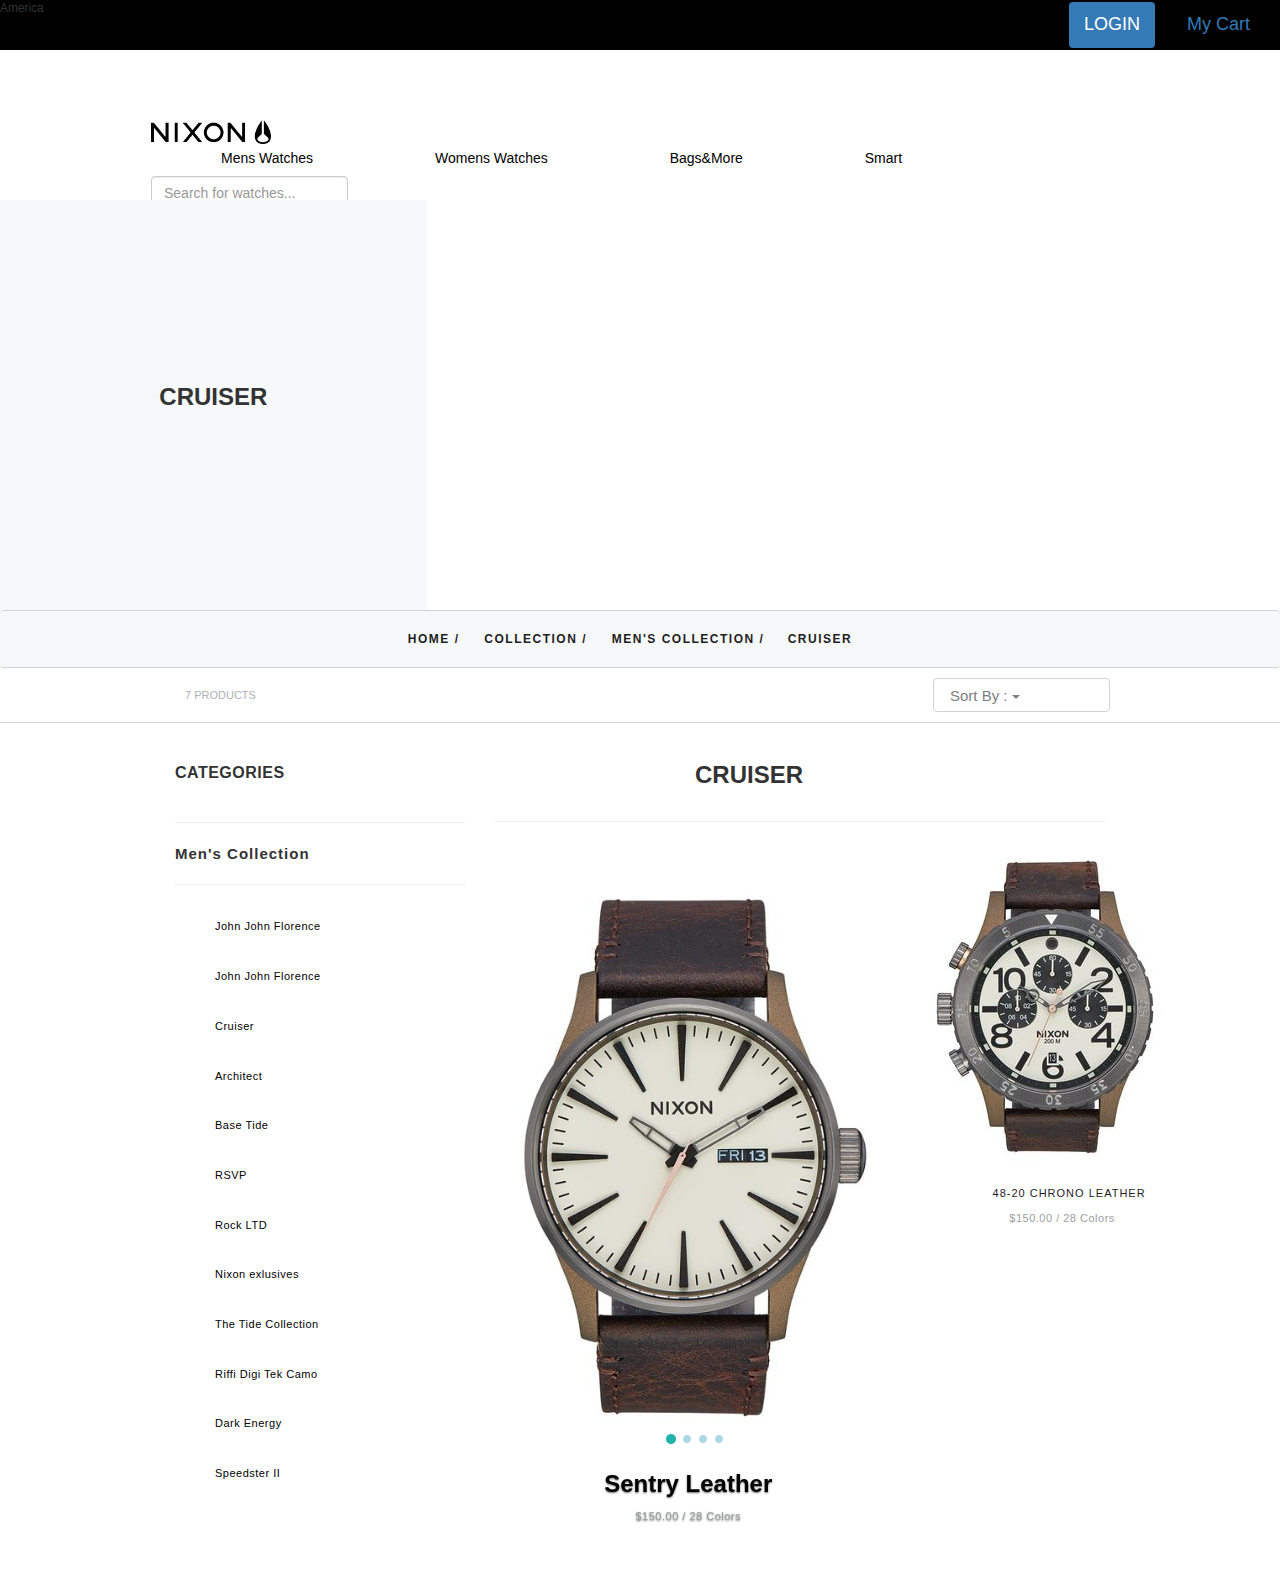
<file: index3.html>
<html>

<head>
    <meta charset="UTF-8">
    <title>Nixon</title>
    <link rel="stylesheet" href="https://maxcdn.bootstrapcdn.com/bootstrap/3.3.7/css/bootstrap.min.css" integrity="sha384-BVYiiSIFeK1dGmJRAkycuHAHRg32OmUcww7on3RYdg4Va+PmSTsz/K68vbdEjh4u"
        crossorigin="anonymous">
    <link rel="stylesheet" type="text/css" href="css/main.css" />
    <script src="https://ajax.googleapis.com/ajax/libs/jquery/3.2.0/jquery.min.js"></script>
    <script src="https://maxcdn.bootstrapcdn.com/bootstrap/3.3.7/js/bootstrap.min.js"></script>
</head>

<body>
    <div class="wrapper">
        <div class="header">
            <small class="text-white">America</small>
            <div class="pull-right">
                <ul class="nav nav-pills">
                    <li class="active">
                        <a href="#">LOGIN</a>
                    </li>
                    <li>
                        <a href="#">My Cart</a>
                    </li>
                </ul>
            </div>
        </div>
        <div class="main-head">
            <div class="container w100">
                <img src="image/logo.png" />
                <div class="form-group search onMobile">
                    <input class="form-control sec" type="text" placeholder="Search for watches..." />
                </div>
                <ul class="options nix">
                    <li><a href="#">Mens Watches</a></li>
                    <li><a href="#">Womens Watches</a></li>
                    <li><a href="#">Bags&More</a></li>
                    <li><a href="#">Smart</a></li>
                </ul>
                <div class="form-group search onDesktop">
                    <input class="form-control" type="text" placeholder="Search for watches..." />
                </div>
            </div>
        </div>
        <div class="brown-row">
            <div class="container w100">
                <div class="row">
                    <div class="col-md-4 text-back">
                        <h3 class="bold-text">Cruiser</h3>
                    </div>
                    <div class="col-md-8 nixon">

                    </div>
                </div>
            </div>
        </div>
        <div class="breadcrumb">
            <div class="container w100">
                <a href="#" class="link">Home  /  </a>
                <a href="#" class="link">Collection  /  </a>
                <a href="#" class="link">Men's Collection  /</a>
                <a href="#" class="link">Cruiser</a>
            </div>
        </div>
        <div class="sort-by">
            <div class="container container-dropdown">
                <span class="products">7 Products</span>
                <div class="dropdown">
                    <button class="btn btn-default dropdown-toggle" type="button" id="dropdownMenu1" data-toggle="dropdown" aria-haspopup="true"
                        aria-expanded="true">
                Sort By :
                <span class="caret"></span>
                </button>
                    <ul class="dropdown-menu" aria-labelledby="dropdownMenu1">
                        <li><a href="#">Action</a></li>
                        <li><a href="#">Another action</a></li>
                        <li><a href="#">Something else here</a></li>
                        <li role="separator" class="divider"></li>
                        <li><a href="#">Separated link</a></li>
                    </ul>
                </div>
            </div>
        </div>

        <div class="red">
            <div class="container">
                <div class="row">
                    <div class="col-md-4 mt20">

                        <span class="new-head">Categories</span>
                        <hr>
                        <span class="list-title">Men's Collection</span>
                        <hr>
                        <ul class="list">
                            <li><a href="#">John John Florence</a></li>
                            <li><a href="#">John John Florence</a></li>
                            <li><a href="#">Cruiser</a></li>
                            <li><a href="#">Architect</a></li>
                            <li><a href="#">Base Tide</a></li>
                            <li><a href="#">RSVP</a></li>
                            <li><a href="#">Rock LTD</a></li>
                            <li><a href="#">Nixon exlusives</a></li>
                            <li><a href="#">The Tide Collection</a></li>
                            <li><a href="#">Riffi Digi Tek Camo</a></li>
                            <li><a href="#">Dark Energy</a></li>
                            <li><a href="#">Speedster II</a></li>
                        </ul>

                    </div>
                    <div class="col-md-8">
                        <div class="cruiser-title">
                            CRUISER
                        </div>
                        <hr>
                        <div class="box">
                            <div id="myCarousel" class="carousel slide" data-ride="carousel">
                                <!-- Indicators -->
                                <ol class="carousel-indicators">
                                    <li data-target="#myCarousel" data-slide-to="0" class="active"></li>
                                    <li data-target="#myCarousel" data-slide-to="1"></li>
                                    <li data-target="#myCarousel" data-slide-to="2"></li>
                                    <li data-target="#myCarousel" data-slide-to="3"></li>
                                </ol>

                                <!-- Wrapper for slides -->
                                <div class="carousel-inner" role="listbox">

                                    <div class="item active">
                                        <img src="image/car1.png" alt="Chania" width="460" height="345">
                                        <div class="carousel-caption">
                                            <h3>Sentry Leather</h3>
                                            <p> $150.00 / 28 Colors</p>
                                        </div>
                                    </div>

                                    <div class="item ">
                                        <img src="image/car2.png" alt="Chania" width="460" height="345">
                                        <div class="carousel-caption">
                                            <h3>Sentry Leather</h3>
                                            <p> $150.00 / 28 Colors</p>
                                        </div>
                                    </div>

                                    <div class="item ">
                                        <img src="image/car3.png" alt="Flower" width="460" height="345">
                                        <div class="carousel-caption">
                                            <h3>Sentry Leather</h3>
                                            <p> $150.00 / 28 Colors</p>
                                        </div>
                                    </div>

                                    <div class="item">
                                        <img src="image/car4.png" alt="Flower" width="460" height="345">
                                        <div class="carousel-caption">
                                            <h3>Sentry Leather</h3>
                                            <p> $150.00 / 28 Colors </p>
                                        </div>
                                    </div>

                                </div>
                            </div>
                        </div>
                        <div class="yslide">
                            <img src="image/small1.png" />
                            <div class="sview">48-20 CHRONO LEATHER</div>
                            <div class="price-text"> $150.00 / 28 Colors</div>
                        </div>

                    </div>
                </div>
            </div>

        </div>





    </div>

</body>

</html>
</file>
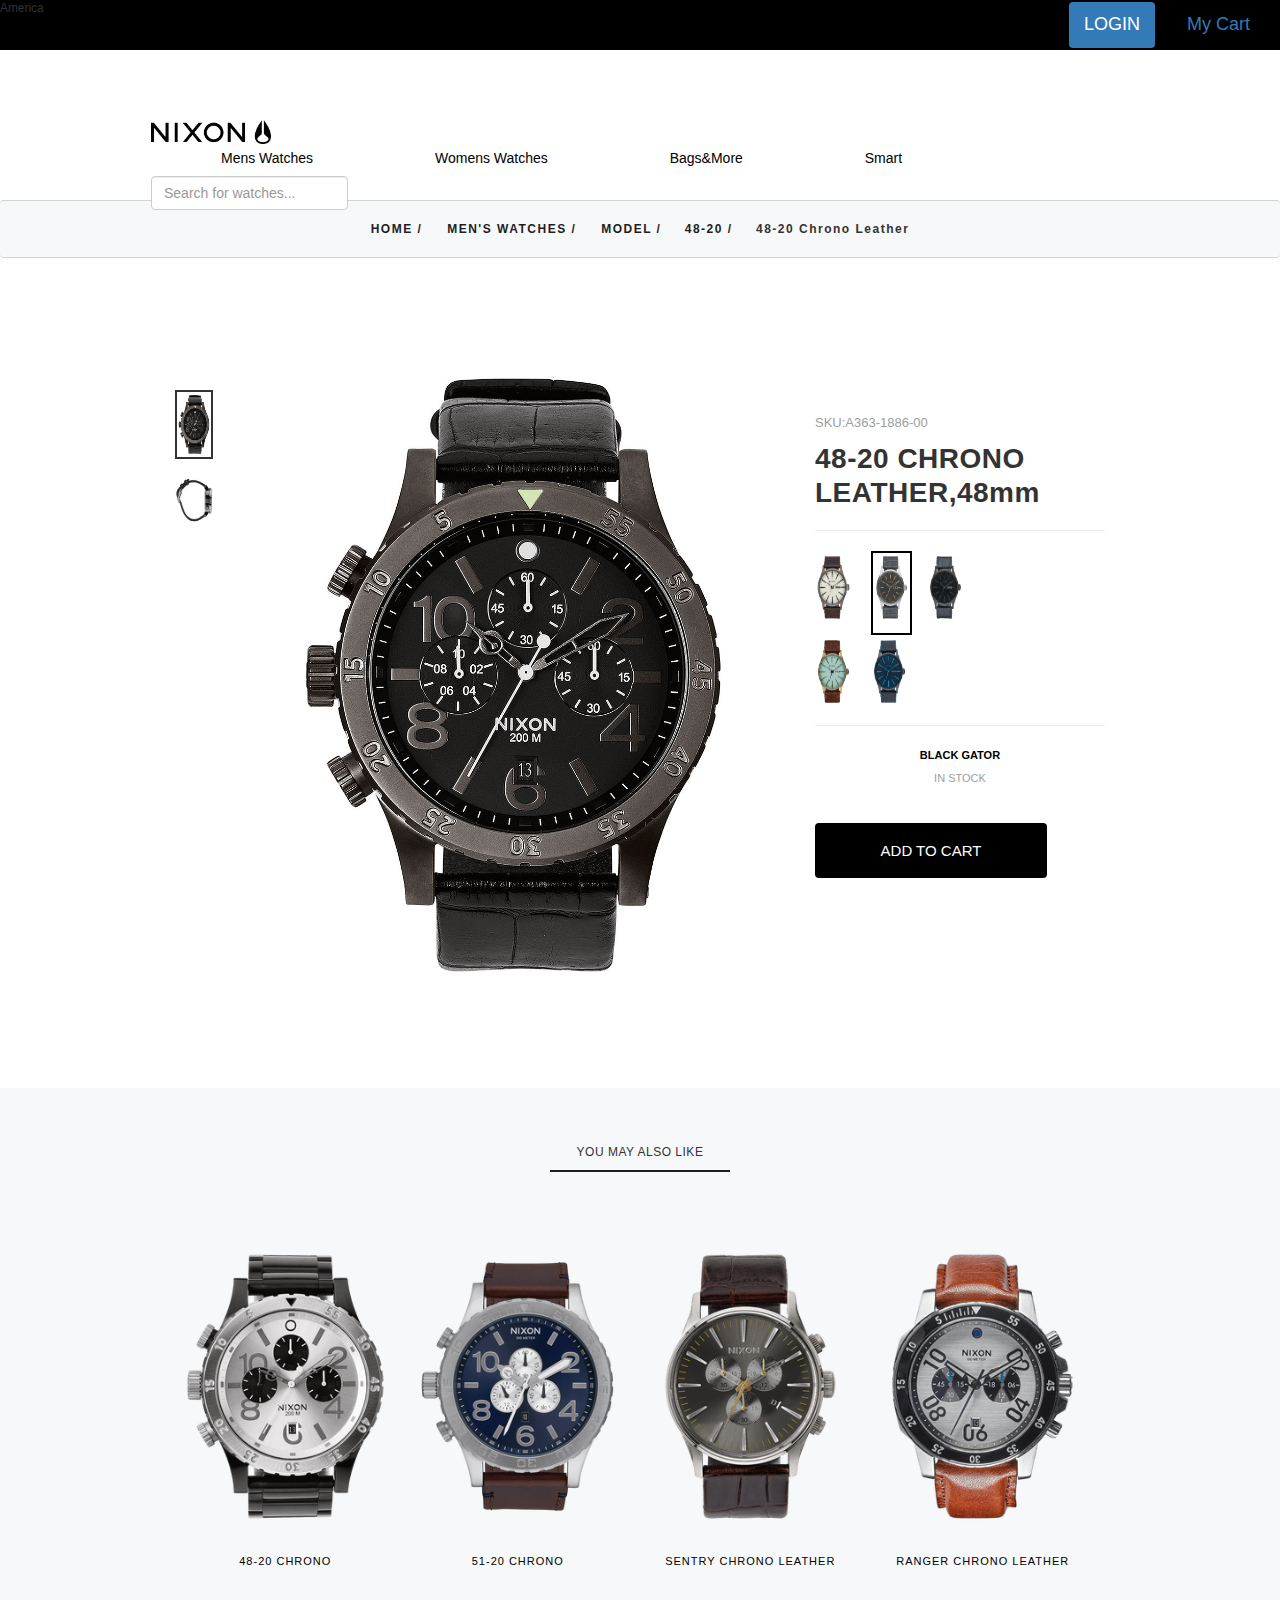
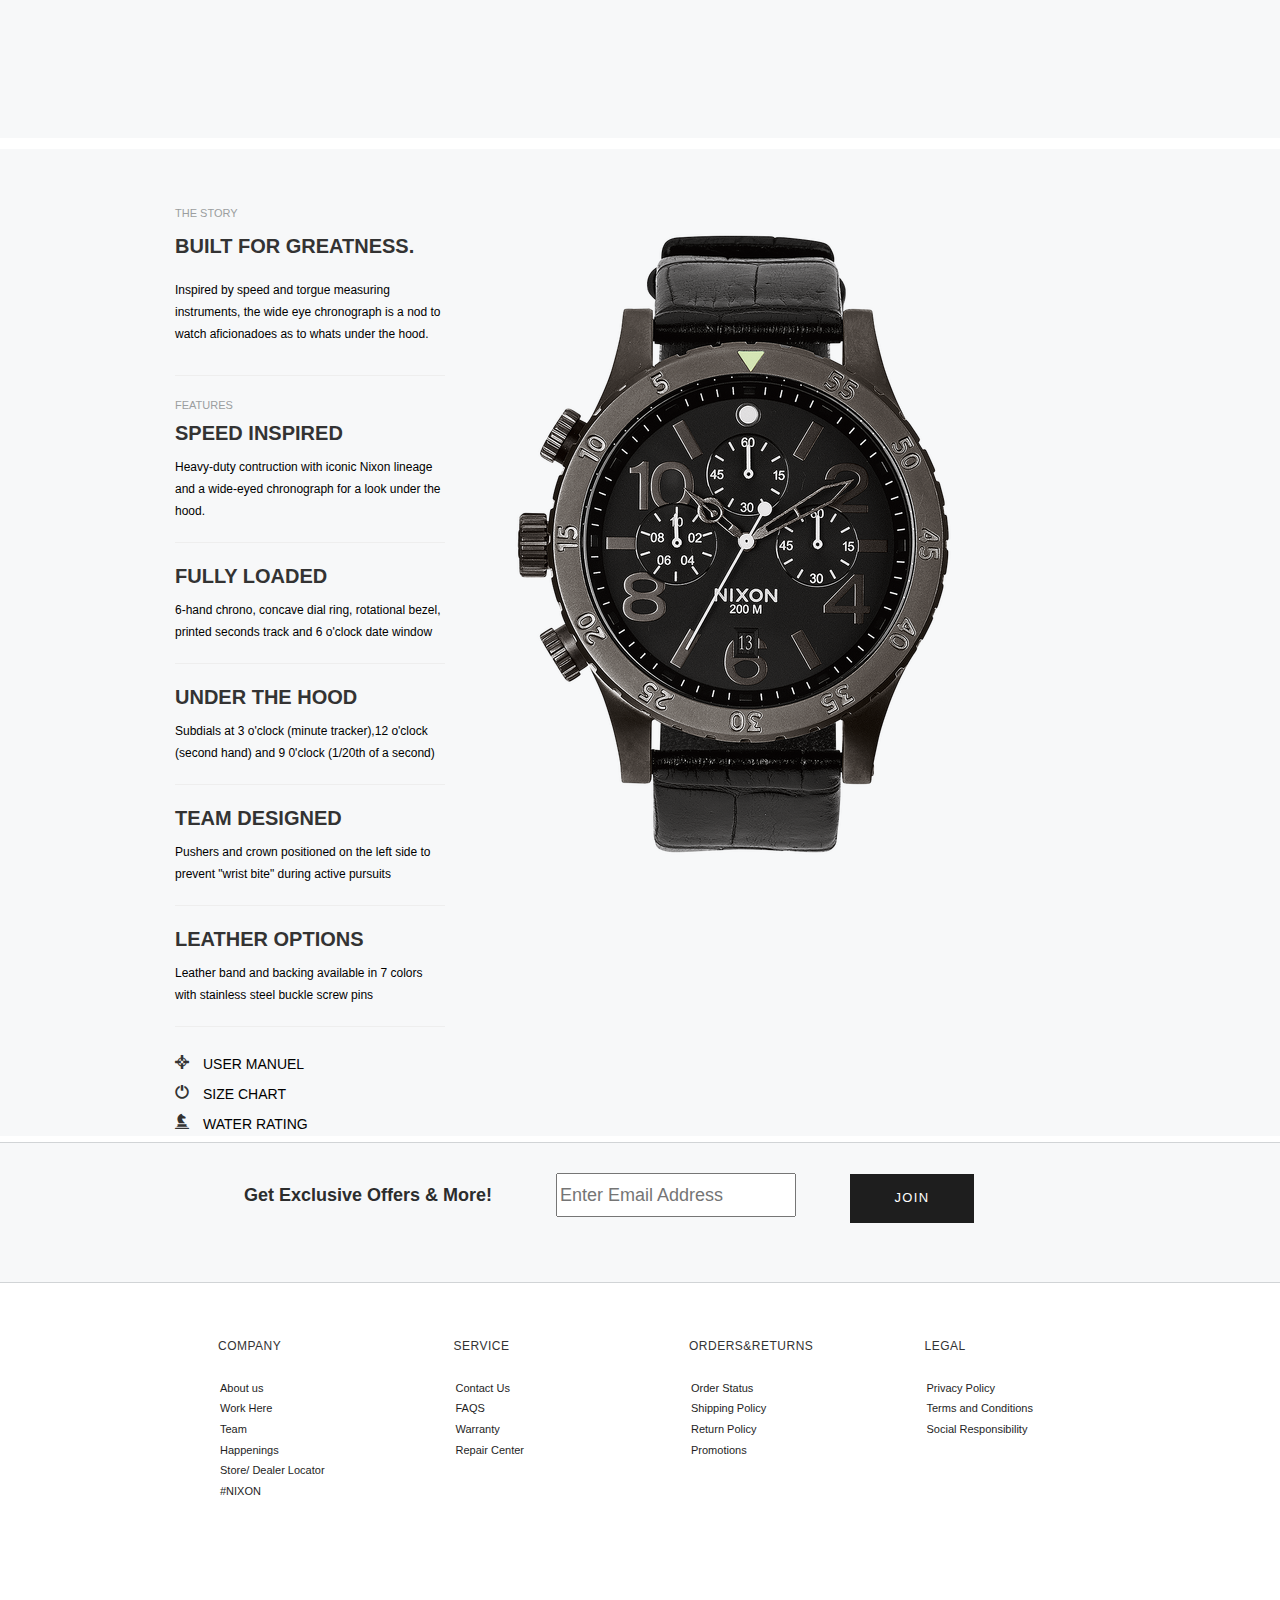
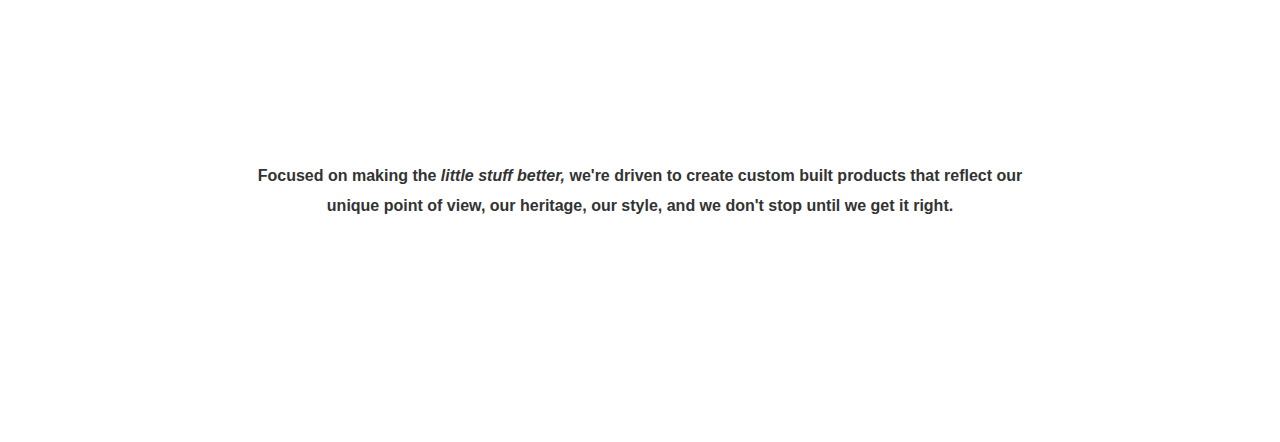
<file: index4.html>
<html>

<head>
    <meta charset="UTF-8">
    <title>Cart</title>
    <link rel="stylesheet" href="https://maxcdn.bootstrapcdn.com/bootstrap/3.3.7/css/bootstrap.min.css" integrity="sha384-BVYiiSIFeK1dGmJRAkycuHAHRg32OmUcww7on3RYdg4Va+PmSTsz/K68vbdEjh4u"
        crossorigin="anonymous">
    <link rel="stylesheet" type="text/css" href="css/main.css" />
    <script src="https://ajax.googleapis.com/ajax/libs/jquery/3.2.0/jquery.min.js"></script>
    <script src="https://maxcdn.bootstrapcdn.com/bootstrap/3.3.7/js/bootstrap.min.js"></script>
</head>

<body>
    <div class="wrapper">
        <div class="header">
            <small class="text-white">America</small>
            <div class="pull-right">
                <ul class="nav nav-pills">
                    <li class="active">
                        <a href="#">LOGIN</a>
                    </li>
                    <li>
                        <a href="#">My Cart</a>
                    </li>
                </ul>
            </div>
        </div>
        <div class="main-head">
            <div class="container w100">
                <img src="image/logo.png" />
                <div class="page4m">
                    <div class="form-group search">
                        <input class="form-control" type="text" placeholder="Search for watches..." />
                    </div>
                </div>
                <ul class="options mv4">
                    <li><a href="#">Mens Watches</a></li>
                    <li><a href="#">Womens Watches</a></li>
                    <li><a href="#">Bags&More</a></li>
                    <li><a href="#">Smart</a></li>
                </ul>
                <div class="page4d">
                    <div class="form-group search">
                        <input class="form-control" type="text" placeholder="Search for watches..." />
                    </div>
                </div>
            </div>
        </div>
        <div class="breadcrumb">
            <div class="container w100">
                <a href="#" class="link">Home  /  </a>
                <a href="#" class="link">Men's Watches  /  </a>
                <a href="#" class="link">Model  /</a>
                <a href="#" class="link">48-20 /</a>
                <span class="number-text">48-20 Chrono Leather</span>
            </div>
        </div>
        <div class="check-out">
            <div class="inside">
                <div class="onMobile">
                    <div class="thumb">
                        <div class="pics">
                            <img src="image/sm1.png" />
                        </div>
                        <div class="pic2">
                            <img src="image/sm2.png" />
                        </div>
                    </div>
                </div>
                <div class="row chc">
                    <div class="col-md-8 resLef">
                        <div class="onDesktop">
                            <div class="thumb">
                                <div class="pics">
                                    <img src="image/sm1.png" />
                                </div>
                                <div class="pic2">
                                    <img src="image/sm2.png" />
                                </div>
                            </div>
                        </div>
                        <div class="bezel resP">
                            <img src="image/black.png" />
                        </div>
                    </div>
                    <div class="col-md-4 resRig">
                        <div class="product-number">SKU:A363-1886-00</div>
                        <div class="product-name">48-20 CHRONO LEATHER,48mm</div>
                        <hr>
                        <div class="image-selector">
                            <div class="lgs"> <img src="image/car1.png" /></div>
                            <div class="lgs" id="border"> <img src="image/car2.png" /></div>
                            <div class="lgs"> <img src="image/car3.png" /></div>
                            <div class="lgs"> <img src="image/car4.png" /></div>
                            <div class="lgs"> <img src="image/car5.png" /></div>
                        </div>
                        <hr>
                        <div class="vcu">Black Gator</div>
                        <div class="vcu2">In Stock</div>

                        <div class="btn">
                            <a href="#">ADD TO CART</a>
                        </div>
                    </div>
                </div>
            </div>
        </div>
        <div class="you-might ">
            <div class="inside w100">
                <h2>You may also like</h2>
                <div class="three">
                    <img src="image/v1.png" />
                    <div class="sm">48-20 CHRONO</div>
                </div>
                <div class="three">
                    <img src="image/v2.png" />
                    <div class="sm">51-20 CHRONO</div>
                </div>
                <div class="three">
                    <img src="image/v3.png" />
                    <div class="sm">Sentry CHRONO LEATHER</div>
                </div>
                <div class="three">
                    <img src="image/v4.png" />
                    <div class="sm">Ranger Chrono Leather</div>
                </div>
            </div>
        </div>
        <div class="the-story w100">
            <div class="inside">
                <div class="row">
                    <div class="col-md-4 tsLef">
                        <div class="left-side">
                            <h4 class="titles">The Story</h4>
                            <h3 class="head">Built for greatness.</h3>
                            <p class="des">
                                Inspired by speed and torgue measuring instruments, the wide eye chronograph is a nod to watch aficionadoes as to whats under
                                the hood.
                            </p>
                            <hr>
                            <h4>Features</h4>
                            <h3>Speed Inspired</h3>
                            <p>
                                Heavy-duty contruction with iconic Nixon lineage and a wide-eyed chronograph for a look under the hood.
                            </p>
                            <hr>
                            <h3>Fully Loaded</h3>
                            <p class="m20">
                                6-hand chrono, concave dial ring, rotational bezel, printed seconds track and 6 o'clock date window
                            </p>
                            <hr>
                            <h3>Under the hood</h3>
                            <p class="m20">
                                Subdials at 3 o'clock (minute tracker),12 o'clock (second hand) and 9 0'clock (1/20th of a second)
                            </p>
                            <hr>
                            <h3>Team Designed</h3>
                            <p class="m20">
                                Pushers and crown positioned on the left side to prevent "wrist bite" during active pursuits
                            </p>
                            <hr>
                            <h3>Leather Options</h3>
                            <p class="m20">
                                Leather band and backing available in 7 colors with stainless steel buckle screw pins
                            </p>
                            <hr>
                        </div>
                        <span class="glyphicon glyphicon-screenshot" aria-hidden="true">
                            <a href="#">USER MANUEL</a>
                        </span>
                        <span class="glyphicon glyphicon-off" aria-hidden="true">
                            <a href="#">Size Chart</a>
                            </span>
                        <span class="glyphicon glyphicon-knight" aria-hidden="true">
                            <a href="#">Water Rating</a>
                        </span>
                    </div>
                    <div class="col-md-8 tsRig">
                        <div class="right-side">
                            <img src="image/black2.png" />
                        </div>
                    </div>
                </div>
            </div>
        </div>
        <div class="pre-footer" id="up">
            <div class="container w100">
                <form action="http://www.nixon.com/on/demandware.store/Sites-US-Site/en_US/Newsletter-FooterSignup" method="post" id="email-alert-signup"
                    novalidate="novalidate">
                    <div class="email-sign-up">
                        <label for="email-alert-address">Get Exclusive Offers &amp; More!</label>
                    </div>
                    <div class="email-sign-up">
                        <input type="text" id="email-alert-address" placeholder="Enter Email Address" class="input-text email required error" value=""
                            aria-required="true" aria-invalid="true" aria-describedby="email-alert-address-error">
                    </div>
                </form>
                <div class="btn">Join</div>
            </div>
        </div>
        <div class="footer" id="up">
            <div class="container">
                <div class="col-md-3 lstf">
                    <div class="foot-head">Company</div>
                    <ul class="text">
                        <li>About us</li>
                        <li>Work Here</li>
                        <li>Team</li>
                        <li>Happenings</li>
                        <li>Store/ Dealer Locator</li>
                        <li>#NIXON</li>
                    </ul>
                </div>
                <div class="col-md-3 lstf">
                    <div class="foot-head">Service</div>
                    <ul class="text">
                        <li>Contact Us</li>
                        <li>FAQS</li>
                        <li>Warranty</li>
                        <li>Repair Center</li>
                    </ul>
                </div>
                <div class="col-md-3 lstf">
                    <div class="foot-head">Orders&Returns</div>
                    <ul class="text">
                        <li>Order Status</li>
                        <li>Shipping Policy</li>
                        <li>Return Policy</li>
                        <li>Promotions</li>
                    </ul>
                </div>
                <div class="col-md-3 lstf">
                    <div class="foot-head">Legal</div>
                    <ul class="text">
                        <li>Privacy Policy</li>
                        <li>Terms and Conditions</li>
                        <li>Social Responsibility</li>
                    </ul>
                </div>
            </div>
        </div>
        <div class="foot-body">
            <div class="container ">
                <p class="foot-text">
                    Focused on making the <em>little stuff better,</em> we're driven to create custom built products that
                    reflect our unique point of view, our heritage, our style, and we don't stop until we get it right.
                </p>
            </div>
        </div>




    </div>

</body>

</html>
</file>
<file: css/main.css>
*:before, *:after{
    box-sizing: border-box;
}

.header{
    height:50px;
    background:black;
    width:100%;
}

.wrapper{
    font-family:sans-serif;
}

.row{
    margin-left: -15px;
    margin-right: -15px;
}


img{
    vertical-align: middle;
}

.pull-right{
    float: right ! important;
}

.header li{
    margin-right: 15px;
    list-style: none;
    font-size: 18px;
    color: white;

}

.nav {
    padding-left: 0;
    margin-bottom: 0;
    list-style: none;
    position: relative;
    top: 2px;
}

.nav-pills >li>a{
    border-radius: 4px;
    
}

.nav>li>a{
    display: block;
    padding: 10px 15px;
}


.main-head{
    background:white;
    height:150px;
    width:100%;
}

.main-head .container{
    padding: 36px 151px;
}

.main-head .container> li{
    display: inline-block;
    margin-right: 93px;
    color: black;
    text-transform: uppercase;
    list-style: none;
}

.main-head .onDesktop{
    width: 200px;
    display: inline-block;
}



.main-head img{
    max-width: 120;
    position: relative;
    top: 34px;
}

.main-head .options {
    display: inline-block;
    list-style: none;
    margin-left: 30px;
    text-align: center;
    position: relative;
    top: 38px;
}

.main-head .options  li{
    display: inline-block;
    margin-right: 118px;
}

.main-head .options>li>a{
    color: black;
}

.form-group {
    margin-bottom: 15px;
    display: inline-block;
    max-width: 197px;
    position: relative;
    bottom: -36px;
}

.onMobile{
    display: none;
}




/*---First Block image---*/

.nixon-image{
    height:570px;
    overflow: hidden;
    margin-bottom: 30px;
}

.w100{
    width:100%;
}

/*---First section---*/

.first-section{
    background: #f7f8f9;
    background-size: cover;
}

.first-section .container{
    text-align: center;

}

.first-section h2{
    font-size: 28px;
    text-transform: none;
    margin-bottom: 15px;
    font-weight: 700;
}

.first-section h3{
    font-size: 13px;
    text-transform: uppercase;
    font-weight: normal;

}

.first-section .btn{
    margin-top: 10px;
    font-size: 13px;
    padding: 14px 40;
    margin-bottom: 60px;
    text-decoration: none;
    text-transform: uppercase;
    letter-spacing: 1.4px;
    font-weight: 300;
    margin-bottom: 58px;
    
}

.first-section .btn>a{
    color: white;
    text-decoration: none;
}




/*---button---*/

.btn{
    background-color: #1e1e1e;
    border: 0;
    color: white;
    font-size: 15px;
    font-weight: 500;
    cursor: pointer;
}

.btn:hover{
    text-decoration: none;
}

/*---first-row---*/

.first-row{
    background: #f7f8f9;
    background-size: cover;
    margin-bottom:60px;
}

.first-row .container{
    width:1053px;
    text-align: center;
}

.first-row .container img:hover{
    opacity: .7;
}

.first-row h5{
    color: #acb1b4;
}

.first-row .under-picture{
    font-size: 12px;
    margin-top: 6px;
    text-transform: uppercase;
    color: #1e1e1e;
    font-family: sans-serif;
    letter-spacing: .25px;
    font-weight: 200;
}

.thumbnail{
    border: none;
}

/*---second section---*/

.second-section{
    background:white;
}


.second-section .container{
    text-align:center;
    padding: 30px 476px;
}

.second-section h2{
    font-size: 24px;
    letter-spacing: .007em;
    line-height: 24px;
    padding-top: 10px;
    text-transform: uppercase;
    font-weight: 700;
}

.second-section p{
    color: #acb1b4;
    font-size: 12px;
    font-weight: 400;
    line-height: 23px;
    text-transform: none;
    margin-top: 6px;
    font-family: sans-serif;
}

/*---secondRow---*/

.second-row{
    background: white;
    margin-bottom: 60px;
}

.second-row .container{
    text-align: center;
    padding: 34px 140px;
}

.second-row .thumbnail{
    margin-right: 20px;
}

.second-row h4{
    font-size: 11px;
    color: #1e1e1e;
    letter-spacing: 1px;
    line-height: 18px;
}

/*---SPLIT---*/

.main-split{
    background: #f7f8f9;
}

.main-split .container{
    padding: 80px 118px 0px;
    background:#f7f8f9;
}


.main-split .thumbnail{
    border: none;
    background-color: #f7f8f9;
}

.main-split h5{
    color: #acb1b4;
    font-weight: 400;
    font-size: 11px;
    text-align: center;
}

.main-split .under-picture{
    color: #1e1e1e;
    font-size: 12px;
    font-weight: 400;
    text-align: center;
    text-transform: uppercase;
}


/*---third row---*/

.third-row{
    background:#f7f8f9;
}

.third-row .container{
    background: #f7f8f9;
    width: 100%;
    padding-top: 30px;
}

.third-row .container .watch{
    height: 528px;
    width: 928px;
    position: relative;
    left: 281px;
    background: #f7f8f9;
    margin-bottom: 60px;
}

.third-row h5{
    text-align: center;
    color: #acb1b4;
    font-weight: 400;
    font-size: 11px;
    position: relative;
    bottom: 38px;
}

.third-row .under-picture{
    text-align: center;
    color: #1e1e1e;
    font-size: 12px;
    font-weight: 400;
    text-transform: uppercase;
    margin-bottom: 60px;
    position: relative;
    bottom: 40px;
}

/*---third section---*/

.third-section .container{
    text-align: center;
}

.third-section h4{
    margin-top: 30px;
    margin-bottom: -12px;
    font-size:11px;
    font-weight: 500;
    color: rgb(172,177,180);
    font-family: sans-serif;
    text-transform: uppercase;
    letter-spacing: 1.5px;
}

.third-section h2{
    font-size: 24px;
    letter-spacing: .007em;
    line-height: 24px;
    padding-top: 10px;
    text-transform: uppercase;
    font-weight: 700;
}


.third-section p{
    font-size: 12px;
    color: rgb(68,69,71);
    margin-top: 10px;
    font-family: sans-serif;
    font-weight: 700;
}

/*---FourthRow---*/

.fourth-row{
    display: block;
    text-align: center;
}

.fourth-row .container{
    padding: 30px 96px;

}


.fourth-row .last-picture{
    width: 100%;
    height: 100%;
}

#last{
    width: 293px;
    height: 301px;
}

.fourth-row a{
    color:white;
    text-align: center;
}

.fourth-row .btn{
    margin-top: 10px;
    font-size: 13px;
    text-transform: uppercase;
    letter-spacing: 1.4px;
    font-weight: 300;
    margin-bottom: 58px;
    border-radius: 0;
    padding: 15px 44px;
}

.fourth-row .btn a{
    text-decoration: none;
}


.fourth-row .btn:hover{
    text-decoration: none;
}

/*---fourthSection---*/

.fourth-section{
    background: #f7f8f9
}

.fourth-section .container{
    text-align: center;
    padding-top: 37px;
}

.fourth-section h2{
    font-size: 24px;
    letter-spacing: .007em;
    line-height: 24px;
    padding-top: 10px;
    text-transform: uppercase;
    font-weight: 700;
}

.fourth-section p{
    font-size: 13px;
    color: #acb1b4;
    margin-top: 10px;
    font-family: sans-serif;
    font-weight: 700;
    margin-bottom: 30px;
}

/*---fifthRow---*/

.five-row{
    background: #f7f8f9;
}

.five-row .container{
    padding:30px 60px;
    text-align: center;
}

.five-row .container img{
    padding: 2px 8px;
    width: 225px;
    height: 161px;
    margin-bottom: 30px;
}       

.five-row .container img:hover{
    transform: scale(1.06);
}

.five-row h4{
    color: #acb1b4;
    font-weight: 400;
    margin-bottom: 10px;
    text-transform: uppercase;
    font-family:sans-serif;
    letter-spacing: .30px;
}

.five-row h4:hover{
    transform: scale(1.06);
}

.small-text{
    font-family: 'Montserrat',sans-serif;
    font-size: 13px;
    font-weight: 400;
    font-style: normal;
    letter-spacing: .25px;
    line-height: 15px;
    text-align: center;
    margin-bottom: 20px;
}

.small-text:hover{
    transform: scale(1.06);
}

/*---preFooter---*/

.pre-footer{
    text-align: center;
    background: #f7f8f9;
    border-top: 1px solid #d1d4d6;
    border-bottom: 1px solid #d1d4d6;
    margin-bottom: 20px;
}

.pre-footer .container{
    font-family: sans-serif;
    padding-top: 30px;
}

.pre-footer .container .email-sign-up{
    display: inline-block;
    font-size: 18px;
    line-height: 38px;
    color: #2c2d2d;
    margin-left: 30px;
    margin-right: 30px;
    position: relative;
    right: 120px;
}


.pre-footer .btn{
    font-size: 13px;
    text-transform: uppercase;
    letter-spacing: 1.4px;
    font-weight: 300;
    border-radius: 0;
    padding: 15px 44px;
    position: relative;
    left: 272px;
    bottom: 59px;
}

.pre-footer .btn:hover{
    text-decoration: none;
    color: white;
}

/*---footer section---*/

.foot-head{
    font-size: 12px;
    line-height: 26px;
    font-weight: 500;
    text-transform: uppercase;
    padding-bottom: 17px;
    letter-spacing: .5px;
    padding-top: 30px;
    position: relative;
    left: 38px;
}


.footer{
    background: white;
}

.footer .container{
    text-align: left;
    padding-right: 23px;
    margin: 0 auto;
    max-width: 980px;
}

.footer .text{
    text-align: left;
    list-style: none;
    font-size: 11px;
    text-decoration: none;
    font-family: sans-serif;
    font-weight: 500px;
    margin-bottom: 60px;
}


.footer li{
    margin-top: 5px;
    color: #1e1e1e;
    font-weight: 500px;
}


.footer li:hover{
    text-decoration: none;
    color: #acb1b4;
    cursor: pointer;
}

/*---mainFooter---*/

.foot-body{
    background-image: url(http://demandware.edgesuite.net/aayf_prd/on/demandware.static/-/Library-Sites-Nixon/default/dw10a90908/global/JON_ROSE-TUNNEL_footer_1280x482.jpg);
    background-size: cover;
    padding-top: 30px;
    height: 482px;
}

.foot-body .container{
    text-align: center;
}

.foot-body .foot-text{
    width: 62%;
    font-size: 16px;
    line-height: 30px;
    font-family: 400;
    min-width: 320px;
    text-align: center;
    margin: 0 auto;
    margin-top: 171px;
    font-weight: 800;
}


/*---2ndPage---*/


.brown-row .container{
    height: 410;
    text-align: center;s
}

.brown-row .nixon{
        background-size: cover;
        height: 410px;
        background-position-x: center;
        background-repeat: no-repeat;
        background-position-y: center;
        background-size: cover;
        background-image: url(http://demandware.edgesuite.net/aayf_prd/on/demandware.static/-/Library-Sites-Nixon/default/dwc42ae853/17-2/banners/1/banner-cruiser-2017-0403.jpg);
}

.brown-row .text-back{
    background: #f7f8f9;
    height: 410px;
}

.brown-row .bold-text{
    position: relative;
    top: 167px;
}

.bold-text{
    font-size: 24px;
    line-height: 28px;
    margin-top: 16px;
    font-family: sans-serif;
    font-weight: 700;
    text-transform: uppercase;
}

/*---first-bracket---*/

.breadcrumb{
    background-color: #f7f8f9;
    border-top: 1px solid #d1d4d6;
    border-bottom: 1px solid #d1d4d6;
    margin-bottom:0px;
}

.breadcrumb .container{
    font-size: 12px;
    line-height: 12px;
    margin: 0 auto;
    padding: 14px 2px;
    text-align: center;
}

.page4m{
    display: none;
}

.main-head .page4d{
    width: 200px;
    display: inline-block;
}

.breadcrumb .link{
    text-decoration: none;
    text-transform: uppercase;
    color: #1e1e1e;
    margin-right: 20px;
    font-weight: 600;
    letter-spacing: 1.5px;
    
}

.breadcrumb a:hover{
        color: #acb1b4;
        text-decoration: none;
}


/*---sortBy---*/

.sort-by{
        border-bottom: 1px solid #d1d4d6;
}

.sort-by .container{
    max-width: 960px;
    margin-left: auto;
    margin-right: auto;
}

.sort-by .btn{
    color: grey;
    padding-left: 16px;
    padding-right: 36px;
    background: white;
    border: 0.5px solid lightgrey;
    height: 34px;
    width: 177px;
    text-align: left;

    
}

.sort-by .products{
    color: #acb1b4;
    text-transform: uppercase;
    padding-left: 15px;
    font-size: 11px;
    position: relative;
    top: 10px;
}

.dropdown, .dropup {
    position: relative;
    display: inline-block;
    float: right;
}


.head-title{
    text-align: center;
    font-size: 24px;
    color: black;
    font-family: sans-serif;
    font-weight: 600;
    position: relative;
    left: 380px;
    top: 48px;
}

/*---NewSplit---*/

.new-split{
    background: white;
    float: left;
}



.new-split .container{
    margin-top: 40px;
    font-family: sans-serif;
    width: 450px;
    position: relative;
    left: 266px;
}



.new-split .container .col-md-3{
    width: 68%;
}


.new-split .new-head{
    display: block;
    font-size: 16px;
    line-height: 59px;
    font-weight: 700;
    text-transform: uppercase;
    letter-spacing: .5px;
    margin-bottom: 16px;
}


.new-split .list-title{
    font-size: 15px;
    letter-spacing: 1px;
    font-weight: 600;
    margin-bottom: 12px;
    position: relative;
    left: 10;
}

.new-split .list-title:hover{
    color: #acb1b4;
    text-decoration: none;
    cursor: pointer;
}

.new-split .list{
    list-style: none;
    text-align: left;
    margin-top: 10px;
    position: relative;
    left: 10;
}

.new-split .list >li{
    text-decoration: none;
    margin-top:5px;
    padding-top: 14px;
    font-family: sans-serif;
    text-align: left;
    font-size: 11px;
    letter-spacing: .5px;
    position: relative;
    right: 30;
}

.new-split .list a{
    color: black;
}
 


/*---carousel---*/

.watch-slide{
    margin-left: 10px;
    position: relative;
    top: 85px;
    left: 30;
}


.watch-slide .container{
    width: 400px;
    height: 200px;
}

#myCarousel{
    height: 100px;
}

.small{
    text-align: center;
    color: #9b9e9f;
    margin-bottom: 5px;
    font-size: 11px;
    letter-spacing: .5px;
    line-height: 16px;
    font-family: sans-serif;
}

.carousel-caption {
    position: relative;
    bottom: 13px;
    left: -7px;
}

.carousel-caption h3{
    font-weight: 700;
    font-size: 24px;
    line-height: 28px;
    color: black;
}

.carousel-caption .product-description{
    margin: 23px 40px 0 40px;
    font-size: 11px;
    color: #9b9e9f;
    letter-spacing: .4px;
    line-height: 2;
}

.carousel-control{
    width: 15%;
    font-size: 20px;
    color: #fff;
    text-align: center;
    text-shadow: 0 1px 2px rgba(0,0,0,.6);
    background-color: rgba(0,0,0,0);
    filter: alpha(opacity=50);
    opacity: .5;
    position: relative;
    bottom: 30;
}

.carousel-indicators{
    position: relative;
    top: 588px;
    
}

.carousel-indicators li{
    background: lightblue;
}

.carousel-indicators .active{
    background: lightseagreen;
}



/*---sidePicture---*/

.small-picture{
    width: 160;
    height: 100px;
}

.small-picture img{
    width: 204px;
    height: 229px;
    float: right;
    position: relative;
    left: 1226px;
    bottom: 403px;
}


.small-picture .small-description{
    color: #1e1e1e;
    font-size: 11px;
    letter-spacing: 1px;
    line-height: 18px;
    position: relative;
    left: 1216px;
    bottom: 374px;
    font-family: sans-serif;
    font-weight: 600;
    text-decoration: none;
}

.small-picture a:hover{
    color: #acb1b4;
    text-decoration: none;
    cursor: pointer;
}

/**/

.red{
    position: relative;
    margin:0 auto;
    max-width:960px;
}

.red .new-head{
    display: block;
    margin-bottom: 20;
    font-size: 16px;
    line-height: 59px;
    font-weight: 700;
    text-transform: uppercase;
    letter-spacing: .5px;
    font-family: sans-serif;
}

.red .list-title{
    font-size: 15px;
    letter-spacing: 1px;
    font-weight: 600;
    margin-bottom: 12px;
    font-family: sans-serif;
    display: block;
}
.red .list li{
    list-style: none;
    color: black;
    font-size: 11px;
    letter-spacing: .5px;
    font-family: sans-serif;
    font-weight: 400px;
    margin-top: 34px;

}

.red .list a{
    color: black;
    line-height: 1.5px;
    font-size: 11px;
    letter-spacing: .5px;
    font-family: sans-serif;
    font-weight: 400px;
}

.red .list a:hover{
    color: #acb1b4;
    text-decoration: none;
    cursor: pointer;
}

.cruiser-title{
    text-align: center;
    font-size: 24px;
    margin-top:20px;
    display: inline-block;
    margin-bottom: 24px;
    position: relative;
    top: 15px;
    font-weight: 600;
    left: 200;
}

.container{
    width:100%;
}

.mt20{
    margin-top:20px;
}

.container-dropdown{
    padding:10px;
}

.box{
    width: 65.666%;
    vertical-align: top;
    display: inline-block;
}


.yslide{
    height:100px;
    width: 33.333%;
    display: inline-block;
    font-family: sans-serif;
}

.yslide img{
    display: inline-block;
    position: relative;
    left: 30px;
}

.yslide .sview{
    color: #1e1e1e;
    font-size: 11px;
    letter-spacing: 1px;
    line-height: 18px;
    font-weight: 300;
    text-align: center;
    position: relative;
    left: 68px;
    top: 12px;
}

.yslide .sview:hover{
    color: #acb1b4;
    text-decoration: none;
    cursor: pointer;
}

.yslide .price-text{
    text-align: center;
    color: #9b9e9f;
    font-size: 11px;
    letter-spacing: .5px;
    line-height: 16px;
    display: block;
    margin-top: 20;
    position: relative;
    left: 61px;
}

.carousel-control-left{
    height: 100px;
    width: 200px;
    background-color: blue;
}

.box .carousel-indicators ol{
    background: red;
}

.carousel-caption > p{
    text-align: center;
    color: #9b9e9f;
    font-size: 11px;
    letter-spacing: .5px;
    line-height: 16px;
}

/*---page4---*/

.number-text{
    font-weight: 600;
    letter-spacing: 1.5px;
    font-family: sans-serif;
}

.check-out{
    position: relative;
    margin: 0 auto;
    max-width: 960px;
    display: block;
    margin-bottom: 83px;
}

.check-out .product-number{
    color: #9b9e9f;
    font-size: 13px;
    line-height: 19px;
    font-family: sans-serif;
    font-weight: 400;
    display: block;
    margin-top: 65px;
}

.check-out .onDesktop{
    display: inline-block;
    width: 100px;
}

.check-out .onDesktop .pics{
    display: block;
    float: left;
    margin-bottom: 30px;
}

.check-out img{
    width: 50px;
    height: 100px;
}

.check-out .product-name{
    font-size: 28px;
    line-height: 34px;
    letter-spacing: .5px;
    font-family: sans-serif;
    display: block;
    margin-top: 10px;
    font-weight: 600;
}

.check-out .image-selector{
    height: 134px;
    width: 214px;
    display: block;
    margin-bottom: 40;
}

.check-out .vcu{
    font-weight: 700;
    font-size: 11px;
    line-height: 19px;
    font-style: normal;
    text-transform: uppercase;
    color: black;
    font-family: sans-serif;
    margin-bottom: 4px;
    text-align: center;
}

.check-out .vcu2{
    font-size: 11px;
    line-height: 19px;
    text-transform: uppercase;
    margin: 0;
    color: #9b9e9f;
    text-align: center;
    margin-bottom: 35px;
}

.check-out .btn{
    display: block;
    padding: 17px;
    width: 80%;
    background: black;
}

.check-out .btn a{
    font-weight: 300;
    font-size: 15px;
    color: white;
}

#border{
    border: 2px solid black;
}

.check-out .image-selector .lgs{
    width: 41px;
    height: 84px;
    margin-right: 11px;
    display: inline-block;
}

.check-out .image-selector img{
    width: 37px;
    height: 69px;
    margin-bottom: 10px;
}

.inside{
    width: 960;
    padding-right: 15px;
    padding-left: 15px;
    margin-right: auto;
    margin-left: auto;
    margin-top: 90px;
    height: 650px;

}

.thumb{
    display: inline-block;
    width: 16%;
    position: relative;
    top: 42px;

}

.bezel{
    display: inline-block;
    padding-left: 5px;
    vertical-align: top;
}

.bezel img{
    width: 459px;
    height: 654px;
}


.pics{
    vertical-align: top;
    background: orange;
    height: 50;
    margin: 0 auto;
    display: block;
}

.pic2{
    display: block;
    margin-top: 27px;
}


.thumb > .pics{
    display: inline-block;
    
}


.thumb .pics img{
    width: 38px;
    height: 69px;
    border: 2.5px solid;

}

.thumb .pic2 img{
    width: 38px;
    height: 60px;
}

/*---youmight---*/

.you-might{
    background-color: #f7f8f9;
    position: relative;
    margin: 0 auto;
    max-width: 100%;
    display: block;
    background-size: cover;
}

.you-might .inside{
    width: 100%;
    padding-right: 15px;
    padding-left: 15px;
    margin-right: auto;
    margin-left: auto;
    margin-top: 90px;
    max-width: 960px;
}

.you-might .inside h2{
    font-size: 12px;
    line-height: 36px;
    font-weight: 400;
    text-align: center;
    padding-top: 46px;
    max-width: 180px;
    border-bottom: 2px solid #1e1e1e;
    margin: 0 auto 30px;
    letter-spacing: .5px;
    display: block;
    font-family: sans-serif;
    text-transform: uppercase;
}

.you-might .inside .three{
    width: 22%;
    display: inline-block;
    margin-right: 16px;
    margin-left: 8px;
    margin-top: 39px;
    text-align: center;
}

.you-might .inside .three img{
    width: 100%;
  
}


.you-might .inside .sm{
    display: inline-block;
    text-transform: uppercase;
}

.you-might .inside .sm:nth-child(1){
    position: relative;
    left: 20px;
}

.sm{
    font-size: 11px;
    letter-spacing: 1px;
    line-height: 18px;
    color: black;
    font-family: sans-serif;
    margin-top: 20px;
    text-align: center;
}


.sm:hover{
    color: #acb1b4;
    cursor: pointer;
}


.des{
    text-align: left;
    font-size:12px;
    line-height: 22px;
    color: black;
    font-family: sans-serif;
    display: block;
}

.titles{
    color: #9b9e9f;
    margin-bottom: 5px;
    font-weight: 400;
    font-size: 11px;
    line-height: 19px;
    font-family: sans-serif;
    text-transform: uppercase;
    display: block;
}

.head{
    margin-top: 0;
    font-size: 22px;
    line-height: 26px;
    display: block;
    text-transform: uppercase;
    font-weight: 600;

}

/*---theStory---*/

.the-story{
    background: #f7f8f9;
    display: block;
    max-width: 100%;
    height: 987px;
    margin-bottom: 6px;
    
}

.the-story .inside{
    padding-right: 15px;
    padding-left: 15px;
    margin-right: auto;
    margin-left: auto;
    margin-top: 11px;
    max-width: 960px;
    height: auto;
    
}

.the-story .left-side{
    width: 100%;
    padding-right: 7%;
    margin-top: 55px;
}

.left-side .titles{
    margin-bottom: 10px;
}

.left-side .des{
    margin-bottom:30px;
    margin-top: 20px;
}

.left-side h4{
    color: #9b9e9f;
    margin-bottom: 5px;
    font-weight: 400;
    font-size: 11px;
    line-height: 19px;
    font-family: sans-serif;
    text-transform: uppercase;
    display: block;
}

.left-side h3{
    margin-top: 0;
    font-size: 20px;
    line-height: 26px;
    display: block;
    text-transform: uppercase;
    font-weight: 600

}
.m20{
    margin-bottom: 5px;
}
.left-side p{
    text-align: left;
    font-size:12px;
    line-height: 22px;
    color: black;
    font-family: sans-serif;
    display: block;

}

.pdp-attributes-details_icon {
    vertical-align: middle;
    font-size: 33px;
    width: 50px;
}

.the-story a{
    text-decoration: none;
    text-transform: uppercase;
    font-size: 14px;
    color: black;
    font-family: sans-serif;
}

.the-story span{
    display: block;
    line-height: 2;
}


.the-story a:hover{
    color: #acb1b4;
    text-decoration: none;
}

.the-story .right-side{
    width: 100%;
}

.the-story .right-side img{
    width: 477px;
    height: 680px;
    display: block;
    position: relative;
    top: 55px;
}


@media screen and (max-width:800px){
    .main-head {
        display: block;
        height: auto;
    }

    .main-head .container{
        max-width: 780px;
        width: 100%;
        padding: 10 20px;
        text-align: left;

    }

    .main-head img{
        display: inline-block;
        position: relative;
        top: 20;
    }

    .main-head .form-group{
        display: inline-block;
        vertical-align: top;
    }

    .main-head .onDesktop{
        display: none;
    }

    .main-head .options{
        display: block;
        position: relative;
        top: 5px;
        width: 100%;
        max-width: 780px;
        padding: 0;
        margin: 0;
    }

    .main-head .options li{
        font-size: 13px;
        margin-right: 97px;
        margin-bottom: 30px;
        font-weight: 600;
        letter-spacing: .5;
    }

    .onMobile{
        display: inline-block;
        margin-left: 417px;
        position: relative;
        bottom: 33px;
    }

    .nixon-image{
        display: block;
        height: auto;
        max-width: 800px;
        width: 100%;
    }

    .first-section{
        display: block;
        text-align: center;
    }
    
    .first-section h2{
        display: block;
        margin-top: 40px;
    }

    .first-section h3{
        display: block;
        font-weight: 700;
        margin-bottom: 30px;
    }

    .first-section .btn{
        display: block;
        width: 200px;
        margin: 0 auto;
        margin-bottom: 62px;
    }

    .first-row {
        display: block;
        height: auto;
    }

    .first-row .thumbnail{
        background-color: #f7f8f9;
    }


    .first-row .container{
        max-width: 780px;
        width: 100%;
        margin: 0 auto;
    }

    .second-section{
        display: block;
        height: auto;
    }

    .second-section .container{
        max-width: 780px;
        width: 100%;
        padding: 0;
        text-align: center;
    }

    .second-section h2{
        display: block;
    }
    .second-section p{
        display: block;
        max-width: 506px;
        margin: 0 auto;
        width: 100%;
        font-size: 13px;
        font-weight: 700;
        letter-spacing: .2;
        margin-bottom: 44px;
    }

    .second-row {
        display: block;
        height: auto;
    }

    .second-row .slt{
        display: inline-block;
        width: 289px;
        height: 200px;
    }

    .second-row .container{
        max-width: 780px;
        width: 100%;
        padding: 0;
        margin: 0 auto;
    }

    .main-split {
        display: block;
        height: auto;
    }

    .main-split .container{
        max-width: 780px;
        width: 100%;
        margin: 0 auto;

    }

    .main-split .under-picture{
        font-weight: 700;
        margin-bottom: 44px;
    }

    .main-split h5{
        font-weight: 600;
        letter-spacing: .2px;
    }

    .third-row{
        display: block;
        height: auto;
    }

    .third-row .container{
        width: 100%;
        max-width: 780px;
        margin: 0 auto;
    }

    .third-row .row{
        display: block;
        max-width: 780px;
        width: 100%;
        margin: 0 auto;

    }

    .third-row .container .watch{
        display: block;
        max-width: 780px;
        width: 100%;
        position: relative;
        left: 2;
    }

    .third-row h5{
        display: block;
        font-weight: 600;
        letter-spacing: .2px;
    }

    .third-row .under-picture{
        font-weight: 700;
        letter-spacing: .2px;
    }

    .third-section{
        display: block;
        height: auto;
        margin-bottom: 30px;
    }

    .third-section .container{
        max-width: 780px;
        width: 100%;
        margin: 0 auto;
    }

    .third-section p{
        display: block;
    }

    .fourth-row{
        display: block;
    }

    .fourth-row .row{
        max-width: 780px;
        width: 100%;
    }

    .fourth-row .container{
        width: 100%;
        max-width: 780px;
        margin: 0 auto;
        padding: 0;
    }

    .fourth-row .ssml{
        display: inline-block;
        width: 160px;
        height: 200px;
    }

    #last{
        width: 324px;
        object-fit: cover;
        height: 124px;
    }

    .fourth-row .thumbnail{
        display: inline-block;
        width: 133spx;
    }

    .fourth-row img{
        display: inline-block;
    }

    .fourth-section {
        display: block;
        height: auto;
    }


    .fourth-section .container{
        max-width: 780px;
        width: 100%;
        margin: 0 auto;
    }

    .five-row{
        display: block;
        height: auto;
    }

    .five-row .container{
        max-width: 780px;
        width: 100%;
    }

    .five-row .nxt{
        display: inline-block;
    }

    .small-text{
        font-weight: 600;
    }


    .pre-footer{
        display: block;
        max-width: 780px;
        width: 100%;
        padding-left: 57px;
    }

    .footer{
        display:block;
        height: auto;
    }

    .footer .container{
        max-width: 780px;
        width: 100%;
        margin: 0 auto;
        text-align: center;
    }


    .foot-head{
        display: block;
        padding-bottom: 0;
        margin: 0;
        text-align: left;
        font-weight: 600;
    }

    .footer .in{
        display: inline-block;
        vertical-align: top;
    }

    .foot-body {
        display: block;
    }

    .foot-body .container{
        max-width: 780px;
        width: 100%;
        margin: 0 auto;
    }

    /*---2ndPage---*/

    .main-head .nix{
        margin-top: 30px;
    }

    .main-head .sec{
        position: relative;
        top: 49px;
    }

    .brown-row{
        display: none;
    }

    .red{
        max-width: 780px;
        width: 100%;
        
    }

    .red .container{
        max-width: 780px;
        width: 100%;

    }

    .red .list{
        display: inline-block;
    }

    .red .rsml{
        display: inline-block;
        vertical-align: top;
        width: 60%;
        padding-left: 47px;
    }

    .red .mt20{
        display: inline-block;
        width: 
    }

    .main-head .mv4{
        display: block;
        position: relative;
        left: 20;
    }

     .main-head .page4d{
        display: none;
    }

    .main-head .page4m{
        display: inline-block;
        margin-left: 401px;
        position: relative;
        bottom: 34px;
    }

    .breadcrumb{
        display: block;
        height: auto;
    }

    .breadcrumb .link{
        margin-right: 2px;
    }

    #myCarousel{
        height: auto;
    }

    .check-out{
        display: block;
        height: auto;
    }

    .check-out .inside{
        max-width: 780px;
        width: 100%;
        margin: 0 auto;
        padding-top: 80px;
    }

    .check-out .chc{
        max-height: 780px;
        width: 100%;
    }

    .check-out .resLef{
        width: 55%;
        display: inline-block;
        vertical-align: top;
    }

    .check-out .resP{
        width: 62%;
    }

    .check-out .onMobile{
        display: none;
    }

    .check-out .resP img{
        width: 338px;
        height: 512px;
        object-fit: cover;
        margin-left: 11px;
        vertical-align: top;
        display: inline-block;
    }

    .check-out .resRig{
        display: inline-block;
        width: 35%;
        margin-left: 56px;
    }

    .check-out .image-selector{
        margin-bottom: 8px;
    }

    .check-out .product-name{
        display: block;
        font-size: 
    }

    .check-out .image-selector .lgs{
        height: 65px;
    }

    .check-out .image-selector img{
        height: 55px;
        margin-bottom: 2px;
    }

    .check-out hr{
        margin-top: 8px;
        margin-bottom: 8px;
    }

    .you-might{
        display: block;
        height: auto;
        margin-bottom:7px;
    }

    .you-might .inside{
        max-width: 780px;
        width: 100%;
        margin: 0 auto;
        height: auto;
        padding-left: 46px;
    }

    .you-might .inside .three{
        width: 20%;
        margin-top: 20px;
        vertical-align: top;
        margin-bottom: 142px;
    }

    .you-might .inside .three img{
        height: 182px;
        object-fit: cover;
    }

    .the-story{
        display: block;
        height: 1169px;
        margin-top: 6px;
    }

    .the-story .inside{
        max-width: 780px;
        width: 100%;
        margin: 0 auto;
        height: auto;
    }

    .the-story .left-side{
        margin-top: 96px;
        padding-left: 17px;
    }

    .the-story .tsLef{
        width: 35%;
        display: inline-block;
        margin-top: 0;
    }

    .the-story .tsRig{
        width: 55%;
        display: inline-block;
        vertical-align: top;
    }

    .the-story .onMobile{
        display: none;
    }

    .footer .lstf{
        display: inline-block;
        width: 180px;
        vertical-align: top;
    }
}


@media screen and (max-width:500px){
    .main-head{
        display: block;
        height: auto;
    }

    .main-head .container{
        max-width: 480px;
        width: 100%;
        text-align: center;
    }

    .main-head .form-group{
        display: none;
    }

    .main-head .options{
        display: none;
    }

    .main-head img{
        display: block;
        margin: 0 auto;
        margin-bottom: 30;
    }

    .onMobile{
        display: none;
    }


    .nixon-image{
        display: block;
        height: auto;
        max-width: 480px;
        width: 100%;    
        margin-bottom: 0;
    }

    .first-section{
        display: block;
        height: auto;
    }

    .first-section .container{
        max-width:480px;
        width: 100%;
        height: auto;
    }

    .second-section{
        display: block;
        height: auto;
    }

    .second-section .container{
        max-width: 480px;
        width: 100%;
        height: auto;
    }

    .second-section h2{
        display: block;
    }

    .second-section p{
        display: block;
        margin: 0 auto;
        padding: 0 50px;
    }

    .second-row{
        display: block;
        height: auto;
    }

    .second-row .container{
        max-width: 480px;
        width: 100%;
        height: auto;
        margin: 0 auto;
    }



    .second-row .slt{
        display: inline-block;
        margin: 0 auto;
        height: 330px;
        width: 200;
    }

    .second-row h4{
        font-weight: 600;
    }

    .main-split{
        display: block;
        height: auto;
    }

    .main-split .container{
        max-width: 480px;
        width: 100%;
        padding: 0;
    }

    .third-row{
        display: block;
        height: auto;
    }

    .third-row .container{
        max-width: 480px;
        width: 100%;
        height: auto;
        padding: 0;
    }

    .third-row .row{
        max-width: 500px;
        width: 100%;
        margin: 0;
    }

    .third-row .alw{
        padding: 0;
        display: block;
    }

    .third-row .watch{
        max-width: 500px;
        width: 100%;
        object-fit: cover;
    }

    .third-section{
        display: block;
        height: auto;
    }

    .third-section .container{
        max-width: 480px;
        width: 100%;
        height: auto;
    }

    .fourth-row{
        display: block;
        height: auto;
    }

    .fourth-row .container{
        max-width: 480px;
        width: 100%;
        height: auto;
        margin: 0 auto;
    }

    .fourth-section{
        display: block;
        height: auto;
    }

    .fourth-section .container{
        max-width: 480px;
        width: 100%;
        height: auto;
    }


    .five-row{
        display: block;
        height: auto;
    }

    .five-row .container{
        max-width: 480px;
        width: 100%;
        height: auto;
        margin: 0 auto;
        padding: 0;
        margin-bottom: 3px;
    }

    .five-row .nxt{
        display: inline-block;
        width: 200px;
    }

    .five-row .container img{
        text-align: center;
        margin: 0 auto;
        position: relative;
        right: 22px;
    }

    .pre-footer{
        display: block;
        height: auto;
    }

    .pre-footer .container{
        max-width: 480px;
        width: 100%;
        margin: 0 auto;
        padding: 0;
    }

    .pre-footer .container .s500{
        margin: 0 auto;
    }

    .pre-footer .container .email-sign-up{
        display: block;
        margin: 0;
        position: relative;
        top: 20;
        right: 20;
    }

    .footer{
        display: block;
        height: auto;
    }

    .footer .container{
        max-width: 480px;
        width: 100%;
        margin: 0 auto;
    }

    .foot-body{
        display: block;
    }

    .foot-body .container{
        max-width: 480px;
        width: 100%;
        margin: 0 auto;
        height: auto;
    }

    .foot-body .foot-text{
        margin: 0 auto;
        display: block;
        margin-top: 75px;
        color: black;
    }

    .brown-row{
        display: block;
        height: auto;
    }

    .brown-row .container{
        max-width: 480px;
        width: 100%;
        height: auto;
    }

    .brown-row .text-back{
        display: none;
    }

    .brown-row .nixon{
        height: 210px;
    }

    .brown-row .onMobile{
        display: none;
    }
    .breadcrumb {
    display: block;
    height: auto;
}

.breadcrumb .container{
    max-width: 480px;
    width: 100%;
}

.red{
    display: block;
    height: auto;
}

.red .container{
    max-width: 480px;
    width: 100%;
    margin: 0 auto;
}

.red .mt20{
    display: none;
}

.red .rsml{
    max-width: 480px;
    width: 100%;
    margin: 0 auto;
    padding: 0;
}

.red .box{
    display: block;
    max-width: 480px;
    width: 100%;
}

.red .box img{
    height: 407px;
    width: 255px;
    object-fit: cover;
    margin: 0 auto;
    display: block;
}

.yslide{
    display: block;
    height: auto;
    max-width: 480px;
    width: 100%;
}

.yslide img{
    display: block;
    margin: 0 auto;
    margin-top: 68px;
    position: relative;
    left: -12px;
}

.yslide .sview{
    display: block;
    max-width: 480px;
    width: 100%;
    margin: 0 auto;
    position: relative;
    left: auto;
}

.yslide .price-text{
    display: block;
    max-width: 480px;
    width: 100%;
    margin: 0 auto;
    position: relative;
    left: auto;
    margin-top: 30px;
    margin-bottom: 30px;
}

.carousel-inner{
    display: block;
}

.check-out{
    display: block;
    height: auto;
}

.check-out .inside{
    height: auto;
    max-width: 480px;
    width: 100%;
    margin: 0 auto;
}

.check-out .onDesktop{
    display: none;
}

.check-out .onMobile{
    display: block;
    margin: 0 auto;
    width: 300;
}

.check-out .onMobile img{
    display: inline-block;
    height: 60px;
    width: 60px;
}

.check-out .onMobile .thumb{
    display: block;
    max-width: 480px;
    margin: 0 auto;
    left: 0;
    width: 100%;
    margin-bottom: 39;
    position: relative;
    left: 42px;
}

.check-out .onMobile .thumb .pics{
    display: inline-block; 
    margin-left: 30;
}

.check-out .pic2{
    display: inline-block;
    margin: 0;
}

.check-out .resRig{
    display: block;
    max-width: 480px;
    width: 100%;
    margin-left: 0;
    text-align: center;
}

.check-out .resLef{
    max-width: 480px;
    width: 100%;
    display: block;
    margin: 0 auto;
}

.check-out .resP{
    margin: 0 auto;
}

.check-out .resP img{
    margin: 0 auto;
    display: block;
    position: relative;
    left: 32px;
}

.check-out .product-number{
    margin-top: 10px;
    display: block;
}

.check-out .product-name{
    display: block;
    margin: 0 auto;
    font-size: 11px;
}

.check-out .image-selector{
    display: block;
    max-width: 480px;
    width: 100%;
    height: auto;
}

.check-out .btn{
    margin: 0 auto;
}

.you-might{
    display: block;
    height: auto;
}

.you-might .inside{
    max-width: 480px;
    width: 100%;
    margin: 0 auto;
    padding: 0 27px;
    text-align: center;
}

.you-might .inside .three{
    display: inline-block;
    width: 40%;
    object-fit: cover;
}

.the-story{
    display: block;
    height: auto;
}

.the-story .inside{
    max-width: 480px;
    width: 100%;
    margin: 0 auto;
    height: auto;
}

.the-story .tsLef{
    display: block;
    max-width: 480px;
    width: 100%;
}

.the-story .left-side{
    display: block;
    width: 100%;
}

.the-story .des{
    display: block;
    font-weight: 600;
}

.the-story p{
    display: block;
    font-weight: 600;
}

.the-story .onMobile{
    display: none;
}

.the-story .right-side{
    display: block;
    max-width: 480px;
    width: 100%;
    height: auto;
}

.the-story .tsRig{
    display: block;
    max-width: 480px;
    width: 100%;
    margin: 0 auto;
    height: auto;
}

.the-story .right-side img{
    display: block;
    width: 411px;
    height: 628px;
    vertical-align: top;
    top: 0;
    object-fit: cover;
    margin-bottom: 57px;
}

.pre-footer{
    display: block;
    height: auto;
    padding: 0;
    margin: 0 auto;
}

.pre-footer .container{
    max-width: 480px;
    width: 100%;
    margin: 0 auto;
    padding: 0;
}

.pre-footer .btn{
    display: block;
    position: relative;
    font-size: 14px;
    max-width: 100px;
    padding-left: 20px;
    padding-right: 20px;
    left: 354px;
    bottom: 38px;
    height: 44px;
}

.pre-footer .mvbs{
    display: inline-block;
}







}
</file>
